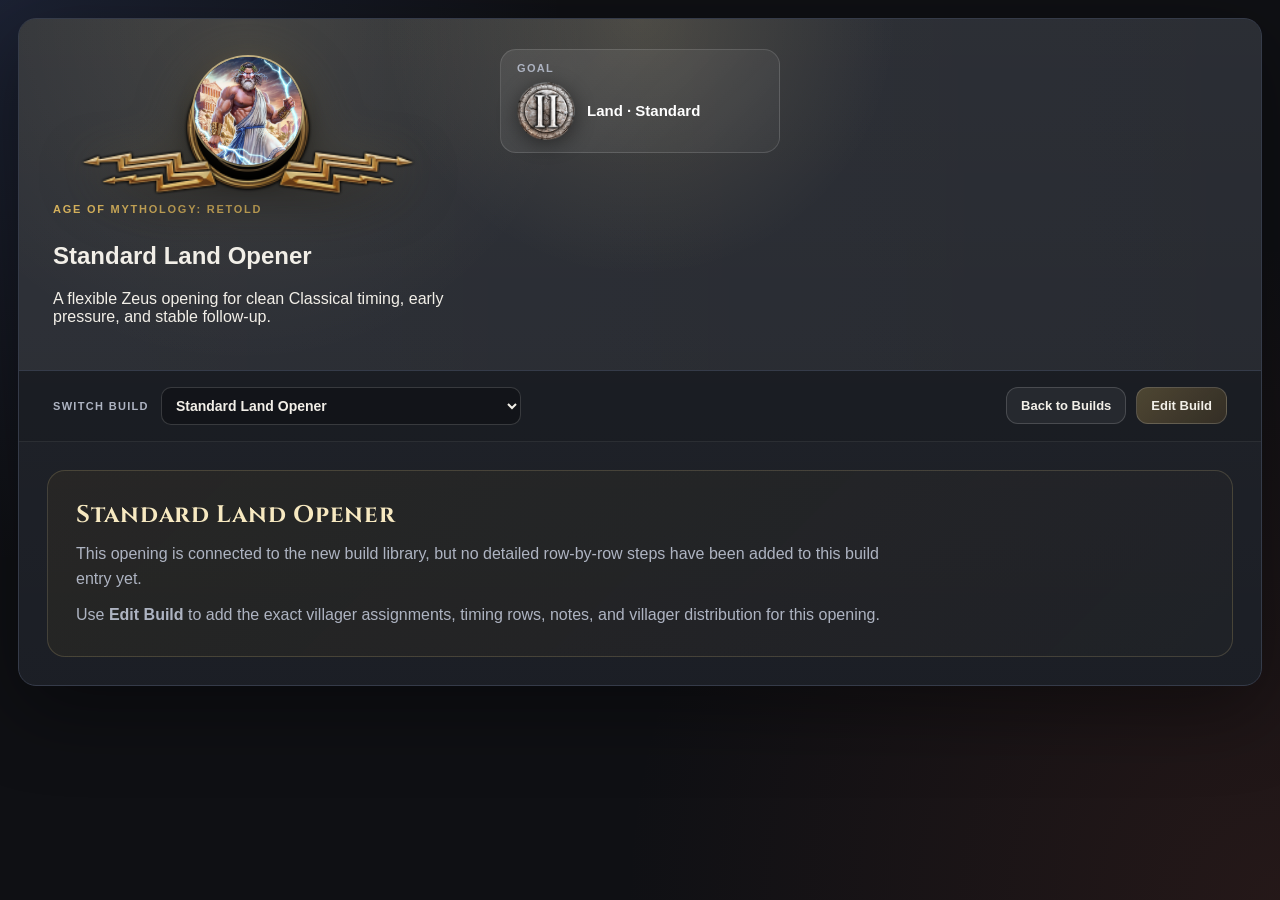
<file: build_orders/index.html>
<!DOCTYPE html>
<html lang="en">
<head>
  <meta charset="UTF-8" />
  <meta name="viewport" content="width=device-width, initial-scale=1.0" />

  <title>AoM Build Order</title>

  <link rel="preconnect" href="https://fonts.googleapis.com">
  <link rel="preconnect" href="https://fonts.gstatic.com" crossorigin>
  <link href="https://fonts.googleapis.com/css2?family=Cinzel:wght@600;700;800&display=swap" rel="stylesheet">

  <link rel="stylesheet" href="styles.css" />
</head>

<body>
  <main class="page">
    <section class="build-card">

      <header class="build-header">
        <div class="build-header-main">
          <div class="detail-god-crest" aria-hidden="true">
            <div id="detailGodRing" class="detail-god-ring"></div>
            <img id="buildPortrait" class="detail-god-icon" src="" alt="">
          </div>

          <div class="title-block">
            <div class="kicker">Age of Mythology: Retold</div>
            <h1 id="buildTitle">Build Order</h1>
            <p id="buildSubtitle">Loading build order...</p>
          </div>
        </div>

        <div class="goal-card">
          <span id="goalLabel">Goal</span>
          <div>
            <img id="goalIcon" src="../assets/images/score_age_2.png" alt="Goal icon">
            <strong id="goalText">Build Order</strong>
          </div>
        </div>
      </header>

      <section class="build-toolbar">
        <div class="build-picker-wrap">
          <label for="buildPickerSelect">Switch Build</label>
          <select id="buildPickerSelect" class="build-picker">
            <option value="">Loading...</option>
          </select>
        </div>

        <div class="toolbar-actions">
          <a id="backToBuildsLink" class="small-button secondary" href="../index.html">
            Back to Builds
          </a>

          <a id="editBuildLink" class="small-button" href="editor.html">
            Edit Build
          </a>
        </div>
      </section>

      <section id="buildOrderTable" class="build-order-table">
        Loading...
      </section>

    </section>
  </main>

  <script src="../data.js"></script>
  <script src="script.js"></script>
</body>
</html>
</file>
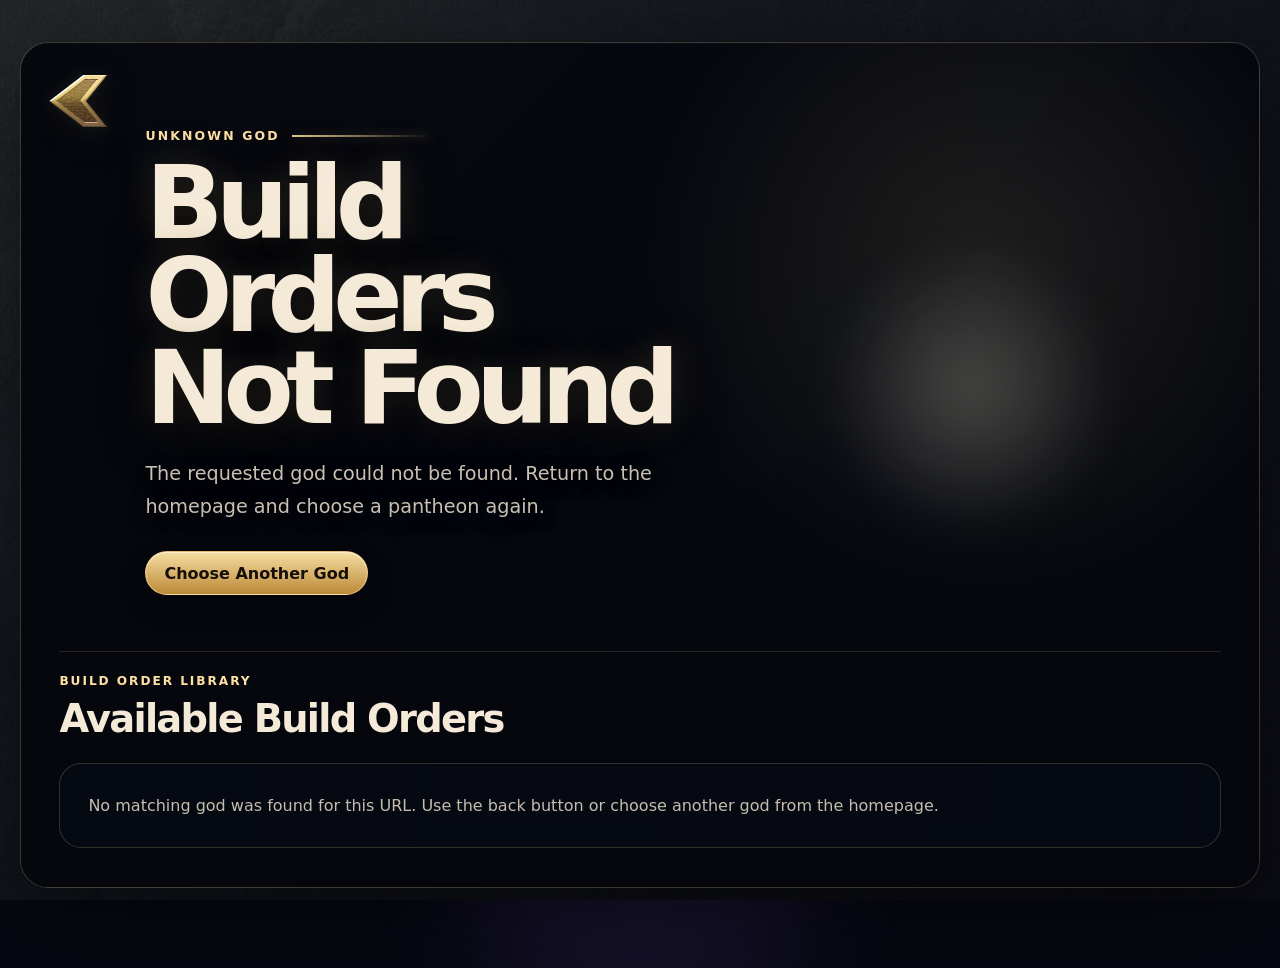
<file: builds.html>
<!DOCTYPE html>
<html lang="en">
<head>
  <meta charset="UTF-8" />
  <meta name="viewport" content="width=device-width, initial-scale=1.0" />

  <title>AoM Build Orders</title>

  <link rel="stylesheet" href="styles.css" />
  <link rel="stylesheet" href="builds.css" />
</head>
<body>
  <div class="page-shell build-page-shell">
    <div class="background-overlay"></div>
    <div class="background-orb orb-one"></div>
    <div class="background-orb orb-two"></div>
    <div class="background-orb orb-three"></div>

    <main>
      <section id="buildPage" class="build-page">
        <a id="backToPantheonLink" class="build-back-button" href="index.html" aria-label="Back to Pantheon Selection"></a>

        <div class="build-hero">
          <div class="build-hero-content">
            <div id="pantheonLabel" class="build-eyebrow">Pantheon</div>

            <h1 id="godName">Major God</h1>

            <p id="godSummary">
              Select a major god from the homepage to view build orders.
            </p>

            <section id="godDetailsPanel" class="god-details-panel hidden" aria-label="Major god details"></section>

            <div class="build-hero-actions">
              <a id="chooseAnotherGodLink" class="primary-link-button" href="index.html">Choose Another God</a>
            </div>
          </div>

          <div class="build-hero-art-wrap">
            <div id="godHeroArt" class="build-hero-art"></div>
          </div>
        </div>

        <div class="build-section-title">
          <div>
            <div class="selected-label">Build Order Library</div>
            <h2 id="buildSectionHeading">Available Build Orders</h2>
          </div>
        </div>

        <div id="buildGrid" class="build-grid"></div>
      </section>
    </main>
  </div>

  <script src="data.js"></script>
  <script src="builds.js"></script>
</body>
</html>
</file>
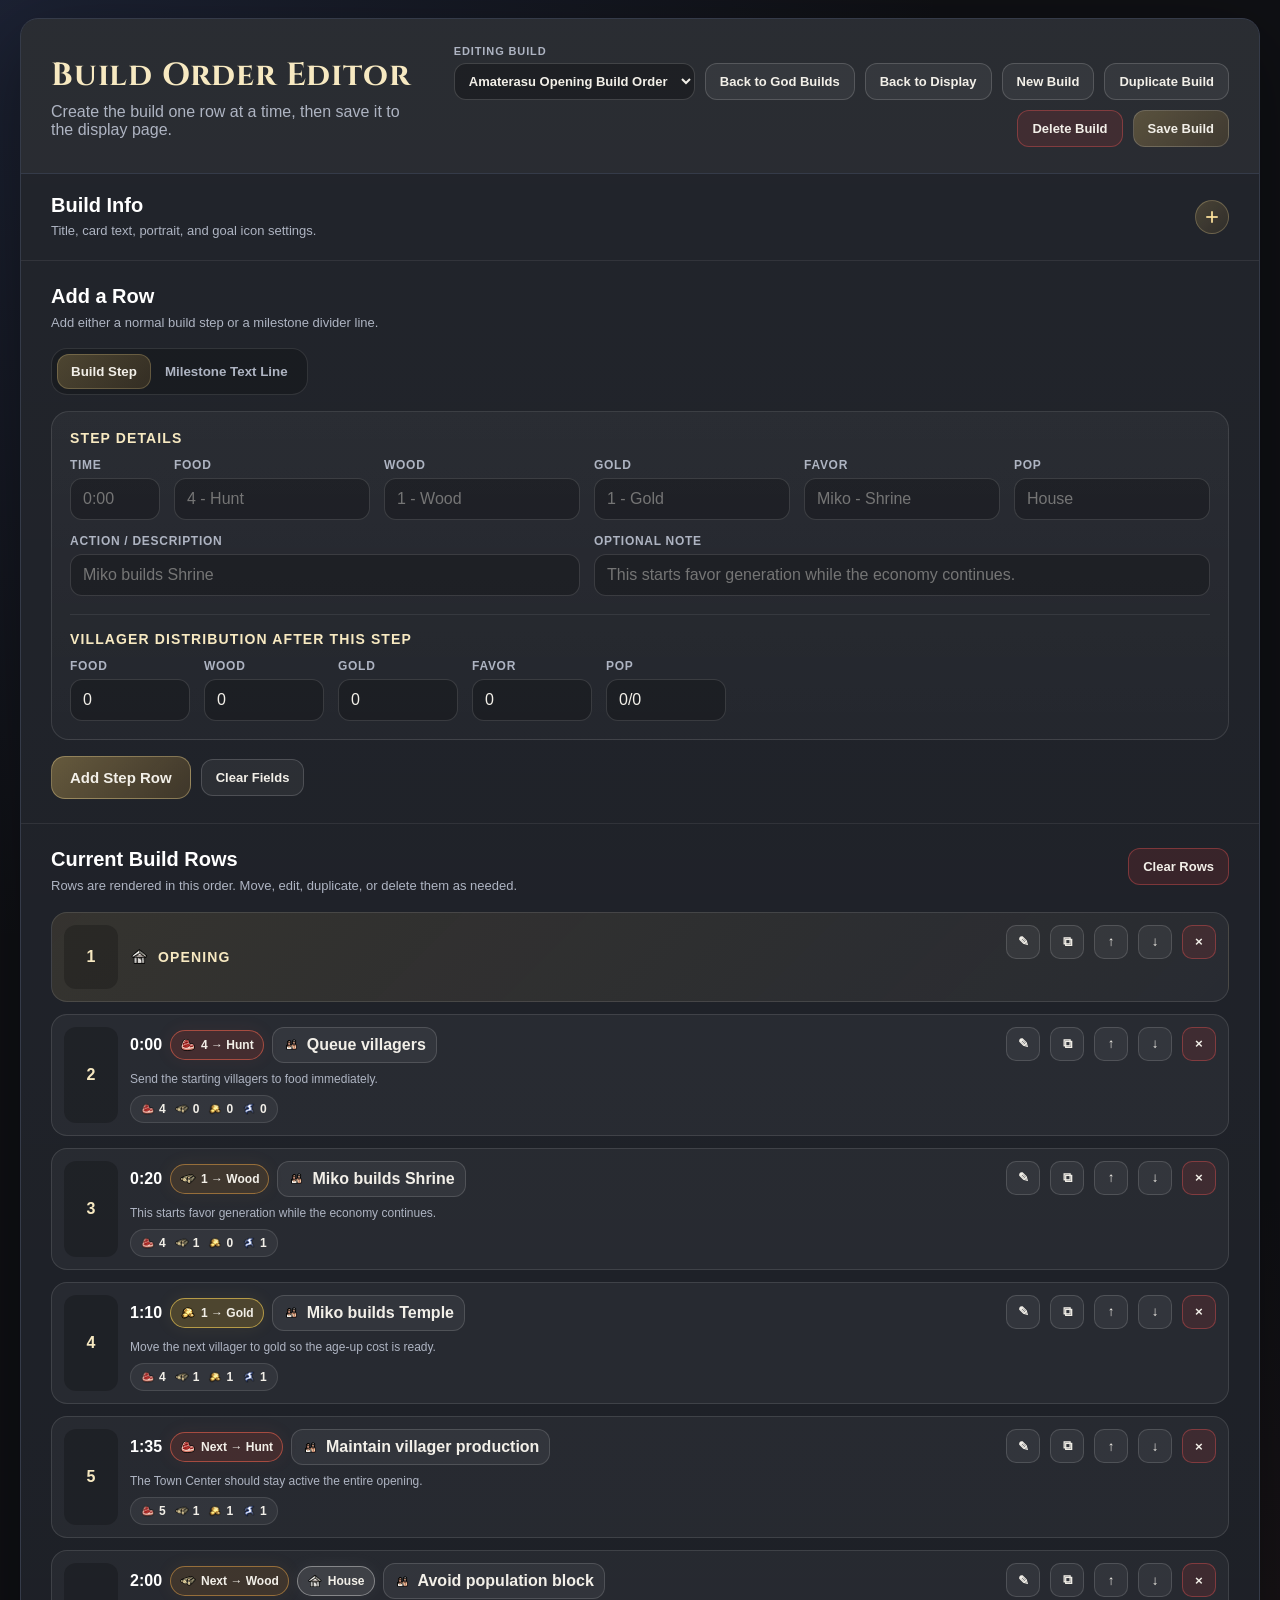
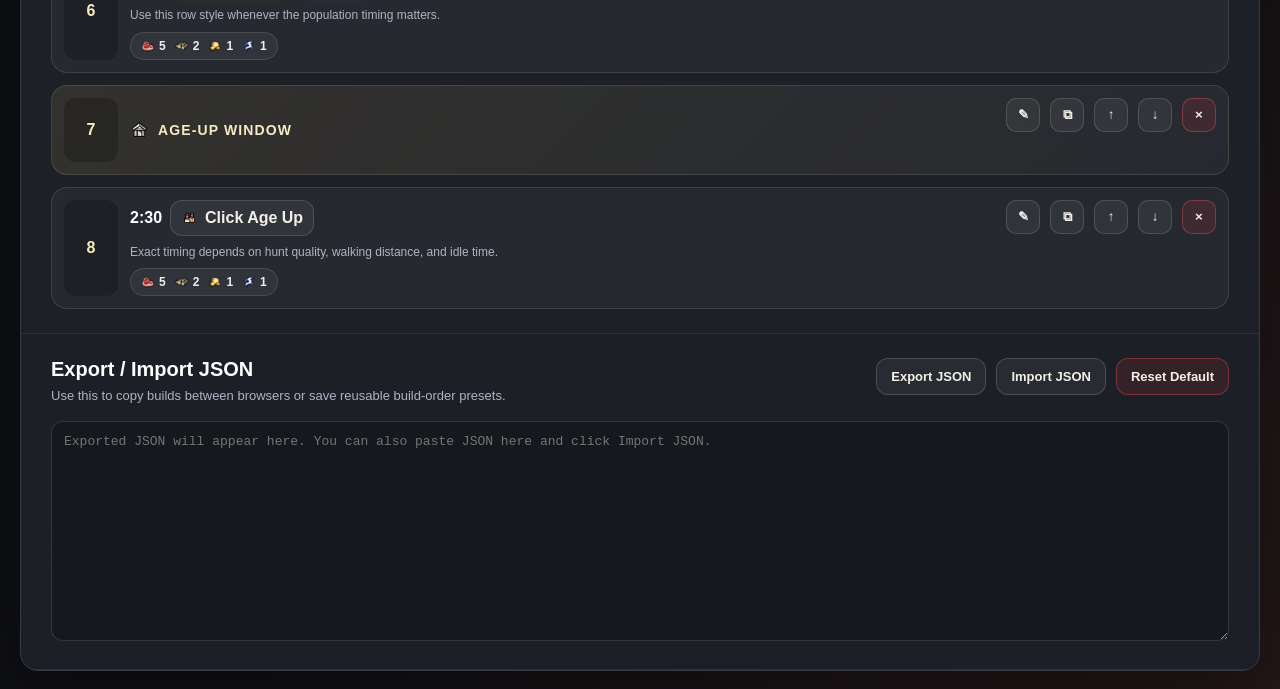
<file: build_orders/editor.html>
<!DOCTYPE html>
<html lang="en">
<head>
  <meta charset="UTF-8" />
  <meta name="viewport" content="width=device-width, initial-scale=1.0" />

  <title>Create / Edit AoM Build Order</title>

  <link rel="preconnect" href="https://fonts.googleapis.com">
  <link rel="preconnect" href="https://fonts.gstatic.com" crossorigin>
  <link href="https://fonts.googleapis.com/css2?family=Cinzel:wght@600;700;800&display=swap" rel="stylesheet">

  <link rel="stylesheet" href="styles.css" />
  <link rel="stylesheet" href="editor.css" />
</head>

<body>
  <main class="page">
    <section class="build-card editor-shell">

      <header class="editor-topbar">
        <div>
          <h1>Build Order Editor</h1>
          <p>Create the build one row at a time, then save it to the display page.</p>
        </div>

        <div class="editor-topbar-actions">
          <label class="editor-picker-label">
            <span>Editing Build</span>
            <select id="editorBuildPickerSelect" class="editor-build-picker">
              <option value="">Loading...</option>
            </select>
          </label>

          <a id="backToGodBuildsLink" class="small-button secondary" href="../index.html">Back to God Builds</a>
          <a id="backToDisplayLink" class="small-button secondary" href="index.html">Back to Display</a>

          <button id="newBuildButton" class="small-button secondary" type="button">New Build</button>
          <button id="duplicateBuildButton" class="small-button secondary" type="button">Duplicate Build</button>
          <button id="deleteBuildButton" class="small-button danger" type="button">Delete Build</button>
          <button id="saveBuildButton" class="small-button" type="button">Save Build</button>
        </div>
      </header>

      <section class="editor-panel build-info-panel collapsed-info-panel">
        <details class="collapsible-editor-panel">
          <summary class="collapsible-summary">
            <div>
              <h2>Build Info</h2>
              <p>Title, card text, portrait, and goal icon settings.</p>
            </div>

            <span class="collapse-indicator" aria-hidden="true"></span>
          </summary>

          <div class="collapsible-content">
            <div class="build-info-grid">
              <label class="field">
                <span>Title</span>
                <input id="titleInput" type="text" placeholder="3 Miko Boom">
              </label>

              <label class="field">
                <span>Subtitle</span>
                <input id="subtitleInput" type="text" placeholder="Detailed build page subtitle.">
              </label>

              <label class="field">
                <span>Card Meta</span>
                <input id="metaInput" type="text" placeholder="Land · Economy">
              </label>

              <label class="field">
                <span>Card Summary</span>
                <input id="summaryInput" type="text" placeholder="Short description shown on the major god page.">
              </label>

              <label class="field">
                <span>Goal Label</span>
                <input id="goalLabelInput" type="text" placeholder="Goal">
              </label>

              <label class="field">
                <span>Goal Text</span>
                <input id="goalTextInput" type="text" placeholder="Click Age Up">
              </label>

              <label class="field">
                <span>Portrait Image Path</span>
                <input id="portraitInput" type="text" placeholder="../assets/images/gods/amaterasu_portrait.png">
              </label>

              <label class="field">
                <span>Goal Icon Path</span>
                <input id="goalIconInput" type="text" placeholder="../assets/images/score_age_2.png">
              </label>
            </div>
          </div>
        </details>
      </section>

      <section class="editor-panel composer-panel">
        <div class="panel-heading">
          <h2>Add a Row</h2>
          <p>Add either a normal build step or a milestone divider line.</p>
        </div>

        <div class="row-type-toggle">
          <button id="stepModeButton" class="toggle-button active" type="button">Build Step</button>
          <button id="milestoneModeButton" class="toggle-button" type="button">Milestone Text Line</button>
        </div>

        <div id="stepComposer" class="composer-card">
          <div class="composer-section-title">Step Details</div>

          <div class="composer-grid">
            <label class="field tiny">
              <span>Time</span>
              <input id="rowTimeInput" type="text" placeholder="0:00">
            </label>

            <label class="field">
              <span>Food</span>
              <input id="rowFoodInput" type="text" placeholder="4 - Hunt">
            </label>

            <label class="field">
              <span>Wood</span>
              <input id="rowWoodInput" type="text" placeholder="1 - Wood">
            </label>

            <label class="field">
              <span>Gold</span>
              <input id="rowGoldInput" type="text" placeholder="1 - Gold">
            </label>

            <label class="field">
              <span>Favor</span>
              <input id="rowFavorInput" type="text" placeholder="Miko - Shrine">
            </label>

            <label class="field">
              <span>Pop</span>
              <input id="rowPopInput" type="text" placeholder="House">
            </label>

            <label class="field wide">
              <span>Action / Description</span>
              <input id="rowActionInput" type="text" placeholder="Miko builds Shrine">
            </label>

            <label class="field wide">
              <span>Optional Note</span>
              <input id="rowNoteInput" type="text" placeholder="This starts favor generation while the economy continues.">
            </label>
          </div>

          <div class="composer-section-title split-title">Villager Distribution After This Step</div>

          <div class="split-input-grid">
            <label class="field compact">
              <span>Food</span>
              <input id="splitFoodInput" type="number" min="0" step="1" value="0">
            </label>

            <label class="field compact">
              <span>Wood</span>
              <input id="splitWoodInput" type="number" min="0" step="1" value="0">
            </label>

            <label class="field compact">
              <span>Gold</span>
              <input id="splitGoldInput" type="number" min="0" step="1" value="0">
            </label>

            <label class="field compact">
              <span>Favor</span>
              <input id="splitFavorInput" type="number" min="0" step="1" value="0">
            </label>

            <label class="field compact">
              <span>Pop</span>
              <input id="splitPopInput" type="text" value="0/0" placeholder="4/15">
            </label>
          </div>
        </div>

        <div id="milestoneComposer" class="composer-card hidden">
          <div class="composer-section-title">Milestone Line</div>

          <label class="field milestone-field">
            <span>Milestone Text</span>
            <input id="milestoneTextInput" type="text" placeholder="Age-Up Window">
          </label>
        </div>

        <div class="composer-actions">
          <button id="addRowButton" class="large-add-button" type="button">Add Row</button>
          <button id="clearComposerButton" class="small-button secondary" type="button">Clear Fields</button>
        </div>
      </section>

      <section class="editor-panel rows-panel">
        <div class="panel-heading row-list-heading">
          <div>
            <h2>Current Build Rows</h2>
            <p>Rows are rendered in this order. Move, edit, duplicate, or delete them as needed.</p>
          </div>

          <div class="section-actions">
            <button id="clearRowsButton" class="small-button danger" type="button">Clear Rows</button>
          </div>
        </div>

        <div id="rowsList" class="rows-list"></div>
      </section>

      <section class="editor-panel json-panel">
        <div class="panel-heading row-list-heading">
          <div>
            <h2>Export / Import JSON</h2>
            <p>Use this to copy builds between browsers or save reusable build-order presets.</p>
          </div>

          <div class="section-actions">
            <button id="exportJsonButton" class="small-button secondary" type="button">Export JSON</button>
            <button id="importJsonButton" class="small-button secondary" type="button">Import JSON</button>
            <button id="resetButton" class="small-button danger" type="button">Reset Default</button>
          </div>
        </div>

        <textarea id="jsonBox" class="json-box" placeholder="Exported JSON will appear here. You can also paste JSON here and click Import JSON."></textarea>
      </section>

    </section>
  </main>

  <script src="../data.js"></script>
  <script src="editor.js"></script>
</body>
</html>
</file>
<file: build_orders/styles.css>
:root {
  --bg: #0f1014;
  --panel: #181b22;
  --panel-soft: #20242d;
  --panel-dark: #11141a;
  --border: #353b49;
  --border-soft: rgba(255, 255, 255, 0.085);
  --text: #f2efe8;
  --muted: #aeb4c2;

  --food-bg: rgba(150, 54, 45, 0.26);
  --food-border: rgba(218, 93, 74, 0.65);
  --food-glow: rgba(218, 93, 74, 0.08);

  --wood-bg: rgba(126, 87, 41, 0.28);
  --wood-border: rgba(199, 142, 65, 0.65);
  --wood-glow: rgba(199, 142, 65, 0.08);

  --gold-bg: rgba(190, 150, 44, 0.25);
  --gold-border: rgba(239, 201, 83, 0.65);
  --gold-glow: rgba(239, 201, 83, 0.08);

  --favor-bg: rgba(68, 102, 186, 0.25);
  --favor-border: rgba(112, 153, 247, 0.65);
  --favor-glow: rgba(112, 153, 247, 0.08);

  --pop-bg: rgba(170, 170, 170, 0.18);
  --pop-border: rgba(220, 220, 220, 0.45);
  --pop-glow: rgba(220, 220, 220, 0.06);

  --action-bg: rgba(255, 255, 255, 0.055);
  --action-border: rgba(255, 255, 255, 0.14);

  --portrait-ring-1: #d4b36a;
  --portrait-ring-2: #8f6b2e;
  --portrait-shadow: rgba(0, 0, 0, 0.45);
}

* {
  box-sizing: border-box;
}

body {
  margin: 0;
  min-height: 100vh;
  background:
    radial-gradient(circle at top left, rgba(85, 113, 191, 0.18), transparent 36%),
    radial-gradient(circle at bottom right, rgba(150, 66, 47, 0.16), transparent 42%),
    var(--bg);
  color: var(--text);
  font-family: Arial, Helvetica, sans-serif;
  overflow-x: hidden;
}

.page {
  width: 100%;
  min-height: 100vh;
  padding: 18px;
  display: flex;
  justify-content: center;
  align-items: flex-start;
}

.build-card {
  width: min(1480px, 100%);
  background:
    linear-gradient(180deg, rgba(255, 255, 255, 0.045), rgba(255, 255, 255, 0.015)),
    var(--panel);
  border: 1px solid var(--border);
  border-radius: 18px;
  box-shadow: 0 24px 80px rgba(0, 0, 0, 0.4);
  overflow: hidden;
}

/* Header */

.build-header {
  position: relative;
  min-height: 190px;
  padding: 30px 34px 28px;
  display: grid;
  grid-template-columns: minmax(0, 1fr) auto minmax(0, 1fr);
  align-items: start;
  gap: 30px;
  background:
    radial-gradient(circle at 50% 0%, rgba(255, 228, 157, 0.15), transparent 36%),
    radial-gradient(circle at 18% 0%, rgba(255, 228, 157, 0.1), transparent 32%),
    linear-gradient(90deg, rgba(255, 255, 255, 0.045), rgba(255, 255, 255, 0.018)),
    rgba(255, 255, 255, 0.025);
  border-bottom: 1px solid var(--border);
}

.build-title-side {
  min-width: 0;
  max-width: 520px;
  justify-self: start;
  align-self: start;
  text-align: left;
  z-index: 2;
}

.build-portrait-side {
  position: absolute;
  left: 50%;
  top: 18px;
  z-index: 1;
  transform: translateX(-50%);
  display: flex;
  align-items: flex-start;
  justify-content: center;
  pointer-events: none;
}

.build-goal-side {
  grid-column: 3;
  justify-self: end;
  align-self: start;
  z-index: 2;
  min-width: 0;
}

.detail-god-crest {
  position: relative;
  width: 390px;
  height: 150px;
  flex: 0 0 auto;
  filter:
    drop-shadow(0 12px 24px rgba(0, 0, 0, 0.52))
    drop-shadow(0 0 20px rgba(255, 228, 157, 0.14));
}

.detail-god-ring {
  position: absolute;
  inset: 0;
  background-position: center bottom;
  background-size: contain;
  background-repeat: no-repeat;
  pointer-events: none;
}

.detail-god-icon {
  position: absolute;
  left: 50%;
  top: 8px;
  width: 108px;
  height: 108px;
  transform: translateX(-50%);
  border-radius: 999px;
  object-fit: cover;
  object-position: center 28%;
  background: #111;
  box-shadow:
    0 12px 24px rgba(0, 0, 0, 0.55),
    0 0 0 2px rgba(255, 229, 166, 0.72),
    0 0 18px rgba(255, 225, 160, 0.14);
}

.kicker {
  display: inline-flex;
  align-items: center;
  width: fit-content;
  margin-bottom: 7px;
  color: #d6b25d;
  font-size: 11px;
  font-weight: 900;
  letter-spacing: 0.16em;
  text-transform: uppercase;
}

.kicker-link {
  text-decoration: none;
  transition:
    color 160ms ease,
    text-shadow 160ms ease;
}

.kicker-link:hover {
  color: #f7e9c1;
  text-shadow: 0 0 14px rgba(214, 178, 93, 0.34);
}

.build-title-side h1 {
  margin: 0 0 8px;
  font-family: "Cinzel", Georgia, serif;
  font-size: 34px;
  font-weight: 800;
  line-height: 1.12;
  letter-spacing: 0.035em;
  color: #f7e9c1;
  text-shadow:
    0 2px 0 rgba(0, 0, 0, 0.4),
    0 0 18px rgba(214, 178, 93, 0.12);
}

.build-title-side p {
  margin: 0;
  color: var(--muted);
  font-size: 16px;
  line-height: 1.45;
}

.goal-card {
  width: 280px;
  min-width: 230px;
  padding: 12px 16px;
  border-radius: 16px;
  background:
    linear-gradient(135deg, rgba(255, 255, 255, 0.085), rgba(255, 255, 255, 0.035));
  border: 1px solid rgba(255, 255, 255, 0.13);
  display: grid;
  gap: 8px;
}

.goal-card > span {
  display: block;
  color: var(--muted);
  font-size: 11px;
  font-weight: 900;
  letter-spacing: 0.12em;
  text-transform: uppercase;
}

.goal-card > div {
  display: flex;
  align-items: center;
  gap: 12px;
}

.goal-card img,
.goal-age-icon {
  width: 58px;
  height: 58px;
  object-fit: contain;
  flex: 0 0 auto;
  filter: drop-shadow(0 4px 10px rgba(0, 0, 0, 0.45));
}

.goal-card strong {
  color: #ffffff;
  font-size: 15px;
  line-height: 1.25;
}

/* Shortcode icons */

.shortcode-icon {
  width: 1.15em;
  height: 1.15em;
  object-fit: contain;
  display: inline-block;
  vertical-align: -0.19em;
  margin: 0 0.16em;
  filter: drop-shadow(0 2px 4px rgba(0, 0, 0, 0.45));
}

.resource-pill .shortcode-icon,
.action-box .shortcode-icon,
.note .shortcode-icon,
.phase-label .shortcode-icon,
.goal-card .shortcode-icon,
.title-block .shortcode-icon,
.build-title-side .shortcode-icon {
  width: 18px;
  height: 18px;
  vertical-align: -4px;
}

/* Toolbar */

.build-toolbar {
  padding: 16px 34px;
  display: flex;
  align-items: center;
  justify-content: space-between;
  gap: 18px;
  border-bottom: 1px solid rgba(255, 255, 255, 0.075);
  background: rgba(0, 0, 0, 0.13);
}

.build-picker-wrap {
  display: flex;
  align-items: center;
  gap: 12px;
  min-width: 0;
}

.build-picker-wrap label {
  color: var(--muted);
  font-size: 11px;
  font-weight: 900;
  letter-spacing: 0.12em;
  text-transform: uppercase;
  white-space: nowrap;
}

.build-picker {
  width: min(360px, 48vw);
  border: 1px solid rgba(255, 255, 255, 0.16);
  background: rgba(0, 0, 0, 0.28);
  color: var(--text);
  border-radius: 10px;
  padding: 9px 10px;
  font-size: 14px;
  font-weight: 800;
  outline: none;
  cursor: pointer;
}

.build-picker:focus {
  border-color: rgba(214, 178, 93, 0.7);
  box-shadow: 0 0 0 3px rgba(214, 178, 93, 0.12);
}

.build-picker option {
  background: #181b22;
  color: #f2efe8;
}

.toolbar-actions {
  display: flex;
  align-items: center;
  justify-content: flex-end;
  gap: 10px;
  flex-wrap: wrap;
}

/* Buttons */

.small-button {
  appearance: none;
  border: 1px solid rgba(255, 255, 255, 0.16);
  background: linear-gradient(135deg, rgba(214, 178, 93, 0.28), rgba(143, 107, 46, 0.22));
  color: var(--text);
  border-radius: 12px;
  padding: 10px 14px;
  font-size: 13px;
  font-weight: 900;
  text-decoration: none;
  cursor: pointer;
  white-space: nowrap;
  text-align: center;
}

.small-button:hover {
  border-color: rgba(255, 228, 157, 0.45);
  background: linear-gradient(135deg, rgba(214, 178, 93, 0.36), rgba(143, 107, 46, 0.28));
}

.small-button.secondary {
  background: rgba(255, 255, 255, 0.055);
}

.small-button.danger {
  background: rgba(170, 50, 50, 0.18);
  border-color: rgba(255, 90, 90, 0.35);
}

.small-button:disabled {
  opacity: 0.55;
  cursor: not-allowed;
}

/* Table */

.build-order-table {
  width: 100%;
}

.table-wrap {
  width: 100%;
  overflow-x: hidden;
}

table {
  width: 100%;
  table-layout: fixed;
  border-collapse: collapse;
  font-size: 15px;
}

col.time-col {
  width: 6%;
}

col.resource-col {
  width: 12%;
}

col.pop-col {
  width: 8%;
}

col.action-col {
  width: 24%;
}

col.distribution-col {
  width: 14%;
}

thead th {
  padding: 15px 12px;
  background: #11141a;
  border-bottom: 1px solid var(--border);
  color: var(--text);
  text-align: left;
  font-size: 14px;
  white-space: nowrap;
  overflow: visible;
}

thead th:not(:first-child):not(:nth-child(7)):not(:last-child) {
  text-align: center;
}

tbody td {
  height: 62px;
  padding: 11px 12px;
  border-bottom: 1px solid rgba(255, 255, 255, 0.075);
  vertical-align: middle;
  overflow: visible;
}

tbody tr {
  background: rgba(255, 255, 255, 0.012);
}

tbody tr:nth-child(even) {
  background: rgba(255, 255, 255, 0.022);
}

tbody tr:hover {
  background: rgba(255, 255, 255, 0.048);
}

tbody td:empty {
  background:
    linear-gradient(90deg, transparent, rgba(255, 255, 255, 0.012), transparent);
}

tbody td:not(:first-child):not(:nth-child(7)):not(:last-child) {
  text-align: center;
}

.time-cell {
  font-weight: 900;
  color: #ffffff;
  font-variant-numeric: tabular-nums;
  white-space: nowrap;
}

.header-label {
  display: inline-flex;
  align-items: center;
  gap: 7px;
  min-width: 0;
  white-space: nowrap;
}

/* Resource / Action Cells */

.resource-pill {
  display: inline-flex;
  align-items: center;
  gap: 7px;
  min-height: 35px;
  max-width: 100%;
  padding: 7px 12px;
  border-radius: 999px;
  font-size: 15px;
  font-weight: 900;
  line-height: 1;
  white-space: nowrap;
}

.resource-pill span {
  min-width: 0;
  overflow: visible;
  text-overflow: clip;
}

.food {
  background: var(--food-bg);
  border: 1px solid var(--food-border);
  box-shadow: 0 0 18px var(--food-glow);
}

.wood {
  background: var(--wood-bg);
  border: 1px solid var(--wood-border);
  box-shadow: 0 0 18px var(--wood-glow);
}

.gold {
  background: var(--gold-bg);
  border: 1px solid var(--gold-border);
  box-shadow: 0 0 18px var(--gold-glow);
}

.favor {
  background: var(--favor-bg);
  border: 1px solid var(--favor-border);
  box-shadow: 0 0 18px var(--favor-glow);
}

.pop {
  background: var(--pop-bg);
  border: 1px solid var(--pop-border);
  box-shadow: 0 0 18px var(--pop-glow);
}

.action-cell {
  min-width: 0;
  white-space: normal;
}

.action-box {
  display: flex;
  align-items: flex-start;
  gap: 8px;
  width: fit-content;
  max-width: 100%;
  padding: 9px 11px;
  border-radius: 12px;
  background: var(--action-bg);
  border: 1px solid var(--action-border);
  font-size: 15px;
  font-weight: 900;
  line-height: 1.25;
  white-space: normal;
}

.action-box span {
  white-space: normal;
  overflow-wrap: anywhere;
}

.note {
  display: block;
  margin-top: 6px;
  color: var(--muted);
  font-size: 12px;
  line-height: 1.3;
}

/* Distribution */

.distribution-cell {
  min-width: 0;
  white-space: nowrap;
}

.villager-distribution {
  display: inline-flex;
  align-items: center;
  justify-content: flex-start;
  gap: 5px;
  white-space: nowrap;
  font-size: 15px;
  font-weight: 900;
  font-variant-numeric: tabular-nums;
}

.distribution-part {
  display: inline-flex;
  align-items: center;
  gap: 4px;
  white-space: nowrap;
  flex: 0 0 auto;
}

.mini-icon {
  width: 18px;
  height: 18px;
  object-fit: contain;
  vertical-align: middle;
  flex: 0 0 auto;
}

.distribution-icon {
  width: 16px;
  height: 16px;
}

.distribution-separator {
  color: rgba(245, 234, 215, 0.52);
  font-weight: 900;
  margin: 0 1px;
}

/* Phase Rows / Empty State */

.phase-row td {
  height: auto;
  padding: 12px 20px;
  background:
    linear-gradient(90deg, rgba(214, 178, 93, 0.105), rgba(255, 255, 255, 0.045), rgba(255, 255, 255, 0.02));
  border-top: 1px solid rgba(255, 228, 157, 0.16);
  border-bottom: 1px solid rgba(255, 255, 255, 0.13);
  text-align: left !important;
}

.phase-label {
  display: inline-flex;
  align-items: center;
  gap: 8px;
  color: #f7e9c1;
  font-size: 13px;
  font-weight: 900;
  letter-spacing: 0.08em;
  text-transform: uppercase;
}

.empty-detail-state {
  margin: 28px;
  padding: 28px;
  border-radius: 18px;
  border: 1px solid rgba(255, 228, 157, 0.16);
  background:
    linear-gradient(135deg, rgba(214, 178, 93, 0.08), rgba(255, 255, 255, 0.035)),
    rgba(0, 0, 0, 0.16);
}

.empty-detail-state h2 {
  margin: 0 0 10px;
  color: #f7e9c1;
  font-family: "Cinzel", Georgia, serif;
  font-size: 24px;
  letter-spacing: 0.03em;
}

.empty-detail-state p {
  max-width: 820px;
  margin: 10px 0 0;
  color: var(--muted);
  line-height: 1.6;
}

/* Responsive */

@media (max-width: 1180px) {
  .build-header {
    min-height: 178px;
  }

  .detail-god-crest {
    width: 330px;
    height: 128px;
  }

  .detail-god-icon {
    top: 8px;
    width: 92px;
    height: 92px;
  }

  .goal-card {
    width: 250px;
  }
}

@media (max-width: 1100px) {
  .build-header {
    gap: 22px;
  }

  table {
    font-size: 13px;
  }

  thead th {
    font-size: 12px;
    padding: 11px 5px;
  }

  tbody td {
    padding: 10px 5px;
  }

  .resource-pill {
    padding: 5px 7px;
    font-size: 12px;
  }

  .action-box {
    padding: 7px 8px;
    font-size: 12px;
  }

  .villager-distribution {
    gap: 4px;
    font-size: 12px;
  }

  .distribution-icon {
    width: 13px;
    height: 13px;
  }
}

@media (max-width: 900px) {
  .build-header {
    grid-template-columns: 1fr;
    min-height: auto;
    justify-items: center;
    text-align: center;
  }

  .build-title-side {
    justify-self: center;
    text-align: center;
  }

  .build-portrait-side {
    position: static;
    transform: none;
    pointer-events: auto;
    order: 2;
  }

  .build-goal-side {
    grid-column: auto;
    justify-self: center;
    width: 100%;
  }

  .goal-card {
    width: 100%;
    max-width: 100%;
  }

  .build-toolbar {
    flex-direction: column;
    align-items: stretch;
  }

  .build-picker-wrap {
    width: 100%;
    align-items: flex-start;
    flex-direction: column;
  }

  .build-picker {
    width: 100%;
  }

  .toolbar-actions {
    justify-content: flex-start;
  }
}

@media (max-width: 820px) {
  .page {
    padding: 8px;
  }

  .build-header {
    padding: 20px;
  }

  .detail-god-crest {
    width: 260px;
    height: 100px;
  }

  .detail-god-icon {
    top: 7px;
    width: 72px;
    height: 72px;
  }

  .build-title-side h1 {
    font-size: 24px;
  }

  .build-title-side p {
    font-size: 13px;
  }

  .build-toolbar {
    padding: 14px 20px;
  }

  .toolbar-actions {
    width: 100%;
  }

  .toolbar-actions .small-button {
    flex: 1;
  }

  table {
    font-size: 12px;
  }

  .mini-icon {
    width: 15px;
    height: 15px;
  }

  .resource-pill {
    gap: 4px;
    padding: 5px 6px;
  }

  .action-box {
    gap: 4px;
  }

  .villager-distribution {
    gap: 3px;
    font-size: 11px;
  }
}
</file>
<file: styles.css>
:root {
  --bg: #070912;
  --panel: rgba(10, 14, 26, 0.72);
  --panel-strong: rgba(12, 17, 30, 0.84);
  --text: #f5ead7;
  --muted: #c8baa0;
  --gold: #d7b268;
  --gold-bright: #ffe0a3;
  --blue: #78a9ff;
  --shadow: rgba(0, 0, 0, 0.45);
  --border: rgba(255, 225, 160, 0.2);
  --border-strong: rgba(255, 225, 160, 0.55);

  --radius-lg: 28px;
  --radius-md: 20px;
  --radius-sm: 14px;

  --transition-fast: 180ms ease;
  --transition-med: 280ms ease;
  --transition-slow: 520ms cubic-bezier(0.2, 0.75, 0.2, 1);
}

* {
  box-sizing: border-box;
}

html {
  min-height: 100%;
  background: var(--bg);
}

body {
  min-height: 100vh;
  margin: 0;
  color: var(--text);
  font-family:
    Inter,
    ui-sans-serif,
    system-ui,
    -apple-system,
    BlinkMacSystemFont,
    "Segoe UI",
    sans-serif;
  background:
    linear-gradient(135deg, rgba(5, 6, 13, 0.18), rgba(8, 12, 23, 0.42)),
    url("assets/images/Background.png");
  background-size: cover;
  background-position: center top;
  background-repeat: no-repeat;
  background-attachment: fixed;
  overflow-x: hidden;
}

body::before {
  content: "";
  position: fixed;
  inset: 0;
  z-index: -3;
  pointer-events: none;
  background:
    radial-gradient(circle at 15% 8%, rgba(94, 139, 255, 0.18), transparent 30%),
    radial-gradient(circle at 84% 16%, rgba(220, 172, 83, 0.14), transparent 32%),
    radial-gradient(circle at 50% 90%, rgba(113, 68, 211, 0.12), transparent 38%),
    linear-gradient(180deg, rgba(4, 6, 12, 0.3), rgba(4, 6, 12, 0.58) 58%, rgba(4, 6, 12, 0.86));
}

body::after {
  content: "";
  position: fixed;
  inset: 0;
  z-index: -2;
  pointer-events: none;
  opacity: 0.22;
  background-image:
    linear-gradient(rgba(255, 255, 255, 0.03) 1px, transparent 1px),
    linear-gradient(90deg, rgba(255, 255, 255, 0.02) 1px, transparent 1px);
  background-size: 80px 80px;
  mask-image: radial-gradient(circle at center, black 0%, transparent 75%);
}

button {
  font: inherit;
}

.page-shell {
  position: relative;
  width: min(1480px, calc(100% - 40px));
  margin: 0 auto;
  padding: 54px 0 80px;
}

.background-overlay {
  position: fixed;
  inset: 0;
  z-index: -4;
  pointer-events: none;
  background:
    linear-gradient(180deg, rgba(3, 4, 8, 0.18) 0%, rgba(3, 4, 8, 0.46) 56%, rgba(3, 4, 8, 0.78) 100%),
    radial-gradient(circle at center, rgba(255, 226, 164, 0.05), transparent 45%);
}

.background-orb {
  position: fixed;
  z-index: -1;
  width: 360px;
  height: 360px;
  pointer-events: none;
  border-radius: 999px;
  filter: blur(56px);
  opacity: 0.2;
  animation: floatOrb 9s ease-in-out infinite alternate;
}

.orb-one {
  top: 4%;
  left: -120px;
  background: rgba(106, 150, 255, 0.7);
}

.orb-two {
  right: -150px;
  top: 18%;
  background: rgba(220, 174, 92, 0.6);
  animation-delay: -2s;
}

.orb-three {
  bottom: -120px;
  left: 36%;
  background: rgba(153, 94, 255, 0.55);
  animation-delay: -4s;
}

@keyframes floatOrb {
  from {
    transform: translate3d(0, 0, 0) scale(1);
  }

  to {
    transform: translate3d(26px, -28px, 0) scale(1.08);
  }
}

.hero-header {
  max-width: 880px;
  margin-bottom: 42px;
  animation: fadeSlideUp 620ms ease both;
}

.eyebrow {
  display: inline-flex;
  align-items: center;
  gap: 10px;
  margin-bottom: 16px;
  color: var(--gold-bright);
  font-size: 0.82rem;
  font-weight: 800;
  letter-spacing: 0.18em;
  text-transform: uppercase;
}

.eyebrow::before,
.eyebrow::after {
  content: "";
  display: block;
  width: 34px;
  height: 1px;
  background: linear-gradient(90deg, transparent, var(--gold-bright));
}

.eyebrow::after {
  background: linear-gradient(90deg, var(--gold-bright), transparent);
}

.hero-header h1 {
  margin: 0;
  font-size: clamp(3rem, 8vw, 6.6rem);
  line-height: 0.9;
  letter-spacing: -0.075em;
  text-shadow:
    0 14px 48px rgba(0, 0, 0, 0.72),
    0 0 34px rgba(255, 218, 145, 0.18);
}

.hero-header p {
  max-width: 720px;
  margin: 24px 0 0;
  color: rgba(245, 234, 215, 0.82);
  font-size: clamp(1rem, 1.8vw, 1.22rem);
  line-height: 1.7;
  text-shadow: 0 4px 18px rgba(0, 0, 0, 0.8);
}

.selection-section {
  position: relative;
  min-height: 620px;
  padding: clamp(22px, 3vw, 38px);
  overflow: hidden;
  border: 1px solid var(--border);
  border-radius: var(--radius-lg);
  background:
    linear-gradient(135deg, rgba(255, 255, 255, 0.05), transparent 34%),
    rgba(7, 10, 20, 0.62);
  box-shadow:
    0 24px 80px rgba(0, 0, 0, 0.48),
    inset 0 1px 0 rgba(255, 255, 255, 0.08);
  backdrop-filter: blur(18px);
  animation: fadeSlideUp 620ms 90ms ease both;
}

.selection-section::before {
  content: "";
  position: absolute;
  inset: 0;
  z-index: -2;
  background-image: var(--pantheon-bg);
  background-position: center;
  background-size: cover;
  opacity: 0;
  transform: scale(1.04);
  transition:
    opacity var(--transition-slow),
    transform var(--transition-slow);
}

.selection-section::after {
  content: "";
  position: absolute;
  inset: 0;
  z-index: -1;
  pointer-events: none;
  background:
    radial-gradient(circle at 50% 18%, rgba(255, 224, 163, 0.08), transparent 36%),
    linear-gradient(180deg, rgba(5, 7, 13, 0.44), rgba(5, 7, 13, 0.72) 58%, rgba(5, 7, 13, 0.86));
}

.selection-section.has-pantheon-bg::before {
  opacity: 0.72;
  transform: scale(1);
}

.section-title-row {
  position: relative;
  z-index: 2;
  display: flex;
  align-items: flex-end;
  justify-content: space-between;
  gap: 24px;
  margin-bottom: 34px;
}

.section-title-row h2 {
  margin: 0;
  font-size: clamp(1.65rem, 3vw, 2.55rem);
  letter-spacing: -0.04em;
  text-shadow: 0 5px 22px rgba(0, 0, 0, 0.72);
}

.section-title-row p {
  margin: 8px 0 0;
  color: rgba(245, 234, 215, 0.72);
}

.selected-label {
  margin-bottom: 8px;
  color: var(--gold-bright);
  font-size: 0.76rem;
  font-weight: 800;
  letter-spacing: 0.16em;
  text-transform: uppercase;
}

/* ===============================
   God Selection Header
   =============================== */

.selection-section.god-selection-active .section-title-row {
  display: flex;
  align-items: center;
  justify-content: flex-start;
  min-height: 76px;
  margin-bottom: 18px;
  padding-left: 96px;
}

.selection-section.god-selection-active .section-title-row > div {
  display: flex;
  align-items: center;
  gap: 22px;
}

.selection-section.god-selection-active .selected-label,
.selection-section.god-selection-active #selectionDescription {
  display: none;
}

.selection-section.god-selection-active .section-title-row h2 {
  display: flex;
  align-items: center;
  gap: 22px;
  margin: 0;
  color: var(--text);
  font-size: clamp(1.55rem, 2.6vw, 2.25rem);
  letter-spacing: -0.035em;
}

.selection-section.god-selection-active .section-title-row h2::before {
  content: "";
  width: 76px;
  height: 2px;
  flex: 0 0 auto;
  background: linear-gradient(
    90deg,
    transparent,
    rgba(255, 225, 160, 0.95),
    rgba(255, 225, 160, 0.4),
    transparent
  );
  box-shadow: 0 0 12px rgba(255, 225, 160, 0.32);
}

.selection-section.god-selection-active .section-title-row h2::after {
  content: "";
  width: 220px;
  height: 2px;
  flex: 0 0 auto;
  background: linear-gradient(
    90deg,
    rgba(255, 225, 160, 0.95),
    rgba(255, 225, 160, 0.32),
    transparent
  );
  box-shadow: 0 0 12px rgba(255, 225, 160, 0.28);
}

/* ===============================
   Back Icon Button
   =============================== */

.back-icon-button {
  position: absolute;
  left: 22px;
  top: 50%;
  z-index: 30;
  width: 74px;
  height: 74px;
  padding: 0;
  border: none;
  background:
    url("assets/images/ui/BackButton_Default.png") center / contain no-repeat;
  cursor: pointer;
  filter:
    drop-shadow(0 8px 16px rgba(0, 0, 0, 0.36))
    drop-shadow(0 0 10px rgba(255, 225, 160, 0.08));
  transform: translateY(-50%) scale(1);
  transition:
    transform var(--transition-fast),
    filter var(--transition-fast),
    opacity var(--transition-fast);
}

.back-icon-button:hover {
  background-image: url("assets/images/ui/BackButton_Hovered.png");
  transform: translateY(-50%) scale(1.08);
  filter:
    drop-shadow(0 10px 20px rgba(0, 0, 0, 0.44))
    drop-shadow(0 0 16px rgba(255, 225, 160, 0.18));
}

.back-icon-button:active {
  transform: translateY(-50%) scale(0.98);
}

.back-icon-button:focus-visible {
  outline: 2px solid rgba(255, 225, 160, 0.85);
  outline-offset: 4px;
  border-radius: 8px;
}

.selection-section.has-pantheon-bg .selection-stage {
  padding-left: 76px;
}

.selection-stage {
  position: relative;
  z-index: 2;
}

.pantheon-grid,
.god-grid {
  display: grid;
  transition:
    opacity var(--transition-med),
    transform var(--transition-med),
    filter var(--transition-med);
}

.pantheon-grid {
  grid-template-columns: repeat(3, minmax(240px, 1fr));
  justify-content: space-evenly;
  justify-items: center;
  align-items: start;
  row-gap: 50px;
  column-gap: 28px;
  width: 100%;
}

.god-grid {
  grid-template-columns: repeat(auto-fit, 260px);
  justify-content: center;
  justify-items: center;
  align-items: start;
  row-gap: 26px;
  column-gap: 18px;
  width: 100%;
}

.pantheon-grid.leaving,
.god-grid.leaving {
  opacity: 0;
  transform: translateY(18px) scale(0.98);
  filter: blur(4px);
}

.pantheon-grid.entering,
.god-grid.entering {
  animation: selectionEnter 520ms cubic-bezier(0.2, 0.75, 0.2, 1) both;
}

@keyframes selectionEnter {
  from {
    opacity: 0;
    transform: translateY(18px) scale(0.98);
    filter: blur(4px);
  }

  to {
    opacity: 1;
    transform: translateY(0) scale(1);
    filter: blur(0);
  }
}

/* ===============================
   Shared Medallion Label
   =============================== */

.nameplate {
  position: absolute;
  left: 50%;
  z-index: 50;
  transform: translateX(-50%);
  display: grid;
  place-items: center;
  padding: 12px 34px;
  clip-path: polygon(
    3% 16%,
    17% 29%,
    34% 38%,
    50% 42%,
    66% 38%,
    83% 29%,
    97% 16%,
    95% 86%,
    72% 94%,
    50% 97%,
    28% 94%,
    5% 86%
  );
  border: 1px solid rgba(255, 225, 160, 0.26);
  background:
    linear-gradient(180deg, rgba(13, 15, 24, 0.9), rgba(4, 6, 12, 0.98)),
    radial-gradient(circle at 50% 0%, rgba(255, 225, 160, 0.16), transparent 70%);
  box-shadow:
    0 10px 22px rgba(0, 0, 0, 0.36),
    inset 0 1px 0 rgba(255, 255, 255, 0.12);
  backdrop-filter: blur(8px);
}

.nameplate::before {
  content: "";
  position: absolute;
  left: 8%;
  right: 8%;
  top: 4px;
  z-index: 1;
  height: 2px;
  background: linear-gradient(90deg, transparent, rgba(255, 225, 160, 0.72), transparent);
  opacity: 0.85;
}

.nameplate::after {
  content: "";
  position: absolute;
  left: 14%;
  right: 14%;
  bottom: 5px;
  z-index: 1;
  height: 1px;
  background: linear-gradient(90deg, transparent, rgba(255, 225, 160, 0.42), transparent);
  opacity: 0.75;
}

.nameplate span {
  position: relative;
  z-index: 90;
  display: block;
  color: var(--text);
  font-weight: 950;
  text-transform: uppercase;
  line-height: 1;
  text-shadow:
    0 2px 8px rgba(0, 0, 0, 0.95),
    0 0 14px rgba(255, 220, 150, 0.16);
}

/* ===============================
   Pantheon Cards
   =============================== */

.pantheon-card {
  position: relative;
  width: 300px;
  height: 370px;
  padding: 0;
  overflow: visible;
  border: none;
  background: transparent;
  cursor: pointer;
  isolation: isolate;
  transform: translateY(0) scale(1);
  transition:
    transform var(--transition-med),
    filter var(--transition-med),
    opacity var(--transition-med);
}

.pantheon-card:hover {
  transform: translateY(-7px) scale(1.035);
}

.pantheon-icon-shell {
  position: absolute;
  left: 50%;
  top: 0;
  z-index: 1;
  width: 230px;
  height: 320px;
  transform: translateX(-50%);
  border-radius: 50% / 44%;
  overflow: hidden;
  filter:
    drop-shadow(0 8px 16px rgba(0, 0, 0, 0.26))
    drop-shadow(0 0 14px rgba(255, 216, 145, 0.07));
}

.pantheon-icon-shell::before {
  content: "";
  position: absolute;
  inset: 12px;
  z-index: 2;
  border-radius: 50% / 44%;
  background:
    radial-gradient(circle at 50% 18%, rgba(255, 230, 170, 0.14), transparent 34%),
    linear-gradient(180deg, rgba(0, 0, 0, 0.02), rgba(0, 0, 0, 0.48));
  pointer-events: none;
}

.pantheon-icon-shell::after {
  content: "";
  position: absolute;
  inset: 0;
  z-index: 2;
  border-radius: 50% / 44%;
  pointer-events: none;
  background:
    radial-gradient(circle at 50% 16%, rgba(255, 235, 181, 0.22), transparent 25%),
    radial-gradient(circle at 50% 55%, transparent 64%, rgba(0, 0, 0, 0.12) 78%, rgba(0, 0, 0, 0.42) 100%);
}

.pantheon-art {
  position: absolute;
  inset: 12px;
  z-index: 1;
  border-radius: 50% / 44%;
  background-position: center;
  background-size: cover;
  transform: scale(1.03);
  transition:
    transform var(--transition-slow),
    filter var(--transition-med);
}

.pantheon-card:hover .pantheon-art {
  transform: scale(1.1);
  filter: saturate(1.12) contrast(1.04);
}

.pantheon-frame {
  position: absolute;
  inset: 0;
  z-index: 3;
  border-radius: 50% / 44%;
  background-image: url("assets/images/ui/pantheon_frame.png");
  background-size: 100% 100%;
  background-position: center;
  background-repeat: no-repeat;
  pointer-events: none;
}

.pantheon-nameplate {
  bottom: 0;
  width: 310px;
  min-height: 58px;
}

.pantheon-nameplate span {
  font-size: 1.18rem;
  letter-spacing: 0.14em;
}

/* ===============================
   Major God Cards
   =============================== */

.god-card {
  position: relative;
  width: 260px;
  height: 340px;
  padding: 0;
  overflow: visible;
  border: none;
  background: transparent;
  cursor: pointer;
  isolation: isolate;
  transform: translateY(14px);
  opacity: 0;
  animation: godReveal 520ms cubic-bezier(0.2, 0.75, 0.2, 1) forwards;
  transition:
    transform var(--transition-med),
    filter var(--transition-med),
    opacity var(--transition-med);
}

.god-card:hover {
  transform: translateY(-7px) scale(1.035);
}

.god-card::before {
  content: "";
  position: absolute;
  left: 50%;
  top: 12px;
  z-index: 0;
  width: 225px;
  height: 285px;
  transform: translateX(-50%);
  border-radius: 50% / 44%;
  pointer-events: none;
  background:
    radial-gradient(circle at 50% 45%, rgba(0, 0, 0, 0.42), transparent 68%),
    radial-gradient(circle at 50% 20%, rgba(255, 216, 145, 0.12), transparent 62%);
  box-shadow:
    0 12px 22px rgba(0, 0, 0, 0.34),
    0 0 16px rgba(255, 216, 145, 0.08);
}

.god-card::after {
  content: "";
  position: absolute;
  left: 50%;
  top: 10px;
  z-index: 0;
  width: 225px;
  height: 285px;
  transform: translateX(-50%);
  border-radius: 50% / 44%;
  opacity: 0;
  pointer-events: none;
  background:
    conic-gradient(
      from 180deg,
      transparent,
      rgba(255, 230, 170, 0.18),
      transparent,
      rgba(111, 168, 255, 0.12),
      transparent
    );
  filter: blur(18px);
  animation: rotateGlow 6s linear infinite;
  transition: opacity var(--transition-med);
}

.god-card:hover::after {
  opacity: 1;
}

.god-icon-shell {
  position: absolute;
  left: 50%;
  top: 0;
  z-index: 5;
  width: 225px;
  height: 285px;
  transform: translateX(-50%);
  border-radius: 50% / 44%;
  overflow: hidden;
  background:
    radial-gradient(circle at 50% 0%, rgba(255, 225, 160, 0.18), transparent 52%),
    rgba(0, 0, 0, 0.24);
  box-shadow:
    inset 0 0 0 1px rgba(255, 225, 160, 0.22),
    inset 0 0 28px rgba(255, 225, 160, 0.08);
}

.god-icon-shell::before {
  content: "";
  position: absolute;
  inset: 10px;
  z-index: 2;
  border-radius: 50% / 44%;
  background:
    radial-gradient(circle at 50% 16%, rgba(255, 230, 170, 0.14), transparent 34%),
    linear-gradient(180deg, rgba(0, 0, 0, 0.02), rgba(0, 0, 0, 0.42));
  pointer-events: none;
}

.god-icon-shell::after {
  content: "";
  position: absolute;
  inset: 0;
  z-index: 3;
  border-radius: 50% / 44%;
  pointer-events: none;
  background:
    radial-gradient(circle at 50% 14%, rgba(255, 235, 181, 0.22), transparent 25%),
    radial-gradient(circle at 50% 55%, transparent 64%, rgba(0, 0, 0, 0.12) 78%, rgba(0, 0, 0, 0.42) 100%);
}

.god-art {
  position: absolute;
  inset: 10px;
  z-index: 1;
  border-radius: 50% / 44%;
  background-position: center top;
  background-size: cover;
  background-repeat: no-repeat;
  transform: scale(1.01);
  transition:
    transform var(--transition-slow),
    filter var(--transition-med);
}

.god-card:hover .god-art {
  transform: scale(1.045);
  filter: saturate(1.12) contrast(1.04);
}

.god-frame {
  position: absolute;
  inset: 0;
  z-index: 4;
  border-radius: 50% / 44%;
  background-image: url("assets/images/ui/pantheon_frame.png");
  background-size: 100% 100%;
  background-position: center;
  background-repeat: no-repeat;
  pointer-events: none;
}

.god-nameplate {
  bottom: 0;
  z-index: 100;
  width: 270px;
  min-height: 54px;
}

.god-nameplate span {
  z-index: 120;
  font-size: 1.05rem;
  letter-spacing: 0.12em;
}

@keyframes rotateGlow {
  from {
    transform: translateX(-50%) rotate(0deg);
  }

  to {
    transform: translateX(-50%) rotate(360deg);
  }
}

@keyframes godReveal {
  to {
    transform: translateY(0);
    opacity: 1;
  }
}

.hidden {
  display: none !important;
}

@keyframes fadeSlideUp {
  from {
    transform: translateY(22px);
    opacity: 0;
  }

  to {
    transform: translateY(0);
    opacity: 1;
  }
}

@media (max-width: 1120px) {
  .pantheon-grid {
    grid-template-columns: repeat(2, minmax(240px, 1fr));
    justify-content: space-evenly;
    justify-items: center;
  }

  .god-grid {
    grid-template-columns: repeat(2, 260px);
    justify-content: center;
  }
}

@media (max-width: 820px) {
  body {
    background-attachment: scroll;
  }

  .page-shell {
    width: min(100% - 24px, 1480px);
    padding-top: 34px;
  }

  .section-title-row {
    align-items: flex-start;
    flex-direction: column;
  }

  .back-icon-button {
    left: 16px;
    top: 24px;
    width: 58px;
    height: 58px;
    transform: none;
  }

  .back-icon-button:hover {
    transform: scale(1.06);
  }

  .back-icon-button:active {
    transform: scale(0.98);
  }

  .selection-section.has-pantheon-bg .selection-stage {
    padding-left: 0;
  }

  .selection-section.god-selection-active .section-title-row {
    min-height: 72px;
    margin-bottom: 14px;
    padding-top: 54px;
    padding-left: 0;
  }

  .selection-section.god-selection-active .section-title-row h2 {
    gap: 14px;
    font-size: 1.55rem;
  }

  .selection-section.god-selection-active .section-title-row h2::before {
    width: 42px;
  }

  .selection-section.god-selection-active .section-title-row h2::after {
    width: 110px;
  }
}

@media (max-width: 640px) {
  .selection-section {
    min-height: 520px;
  }

  .pantheon-grid,
  .god-grid {
    grid-template-columns: 1fr;
    gap: 30px;
  }

  .pantheon-card {
    width: 300px;
    height: 370px;
    margin: 0 auto;
  }

  .god-card {
    width: 260px;
    height: 340px;
    margin: 0 auto;
  }
}

@media (max-width: 520px) {
  .hero-header h1 {
    font-size: 3rem;
  }

  .hero-header p {
    font-size: 0.98rem;
  }

  .pantheon-card {
    width: 260px;
    height: 330px;
  }

  .pantheon-icon-shell {
    width: 205px;
    height: 285px;
  }

  .pantheon-nameplate {
    width: 270px;
    min-height: 52px;
  }

  .pantheon-nameplate span {
    font-size: 1rem;
  }

  .god-card {
    width: 235px;
    height: 315px;
  }

  .god-card::before,
  .god-card::after {
    width: 205px;
    height: 260px;
  }

  .god-icon-shell {
    width: 205px;
    height: 260px;
  }

  .god-nameplate {
    width: 245px;
    min-height: 50px;
  }

  .god-nameplate span {
    font-size: 0.96rem;
  }

  .back-icon-button {
    width: 52px;
    height: 52px;
  }
}
</file>
<file: builds.css>
.build-page-shell {
  padding-top: 42px;
}

.build-page {
  position: relative;
  min-height: 720px;
  padding: clamp(22px, 3vw, 42px);
  overflow: hidden;
  border: 1px solid var(--border);
  border-radius: var(--radius-lg);
  background:
    linear-gradient(135deg, rgba(255, 255, 255, 0.05), transparent 34%),
    rgba(7, 10, 20, 0.68);
  box-shadow:
    0 24px 80px rgba(0, 0, 0, 0.48),
    inset 0 1px 0 rgba(255, 255, 255, 0.08);
  backdrop-filter: blur(18px);
  animation: fadeSlideUp 620ms ease both;
}

.build-page::before {
  content: "";
  position: absolute;
  inset: 0;
  z-index: -2;
  background-image: var(--pantheon-bg);
  background-position: center;
  background-size: cover;
  opacity: 0.62;
  transform: scale(1.02);
}

.build-page::after {
  content: "";
  position: absolute;
  inset: 0;
  z-index: -1;
  pointer-events: none;
  background:
    radial-gradient(circle at 78% 26%, rgba(255, 224, 163, 0.1), transparent 30%),
    linear-gradient(90deg, rgba(5, 7, 13, 0.92), rgba(5, 7, 13, 0.68) 54%, rgba(5, 7, 13, 0.86)),
    linear-gradient(180deg, rgba(5, 7, 13, 0.22), rgba(5, 7, 13, 0.82));
}

.build-back-button {
  position: absolute;
  left: 24px;
  top: 24px;
  z-index: 20;
  width: 68px;
  height: 68px;
  background: url("assets/images/ui/BackButton_Default.png") center / contain no-repeat;
  filter:
    drop-shadow(0 8px 16px rgba(0, 0, 0, 0.36))
    drop-shadow(0 0 10px rgba(255, 225, 160, 0.08));
  transition:
    transform var(--transition-fast),
    filter var(--transition-fast);
}

.build-back-button:hover {
  background-image: url("assets/images/ui/BackButton_Hovered.png");
  transform: scale(1.08);
  filter:
    drop-shadow(0 10px 20px rgba(0, 0, 0, 0.44))
    drop-shadow(0 0 16px rgba(255, 225, 160, 0.18));
}

.build-hero {
  position: relative;
  z-index: 2;
  display: grid;
  grid-template-columns: minmax(0, 1fr) minmax(280px, 460px);
  gap: clamp(20px, 4vw, 70px);
  align-items: center;
  min-height: 430px;
  padding: 44px 20px 44px 86px;
}

.build-hero-content {
  max-width: 720px;
}

.build-eyebrow {
  display: inline-flex;
  align-items: center;
  gap: 12px;
  margin-bottom: 14px;
  color: var(--gold-bright);
  font-size: 0.78rem;
  font-weight: 850;
  letter-spacing: 0.17em;
  text-transform: uppercase;
}

.build-eyebrow::after {
  content: "";
  width: 140px;
  height: 2px;
  background: linear-gradient(90deg, rgba(255, 225, 160, 0.9), transparent);
  box-shadow: 0 0 12px rgba(255, 225, 160, 0.28);
}

.build-hero h1 {
  margin: 0;
  font-size: clamp(3rem, 8vw, 6.5rem);
  line-height: 0.9;
  letter-spacing: -0.075em;
  text-shadow:
    0 14px 48px rgba(0, 0, 0, 0.72),
    0 0 34px rgba(255, 218, 145, 0.18);
}

.build-hero p {
  max-width: 640px;
  margin: 24px 0 0;
  color: rgba(245, 234, 215, 0.82);
  font-size: clamp(1rem, 1.7vw, 1.2rem);
  line-height: 1.7;
  text-shadow: 0 4px 18px rgba(0, 0, 0, 0.8);
}

/* ===============================
   Major God In-Game Details
   =============================== */

.god-details-panel {
  position: relative;
  width: min(700px, 100%);
  margin-top: 24px;
  padding: 18px 20px 20px;
  overflow: hidden;
  border: 1px solid rgba(255, 225, 160, 0.22);
  border-radius: 16px;
  background:
    radial-gradient(circle at 18% 0%, rgba(255, 225, 160, 0.11), transparent 38%),
    linear-gradient(135deg, rgba(255, 225, 160, 0.065), transparent 42%),
    rgba(5, 7, 13, 0.64);
  box-shadow:
    0 14px 34px rgba(0, 0, 0, 0.32),
    inset 0 1px 0 rgba(255, 255, 255, 0.07);
  backdrop-filter: blur(10px);
}

.god-details-panel::before {
  content: "";
  position: absolute;
  left: 18px;
  right: 18px;
  top: 0;
  height: 2px;
  background: linear-gradient(
    90deg,
    transparent,
    rgba(255, 225, 160, 0.76),
    transparent
  );
  opacity: 0.9;
}

.god-details-focus {
  display: flex;
  flex-wrap: wrap;
  gap: 7px;
  align-items: baseline;
  color: rgba(245, 234, 215, 0.92);
  font-size: 1rem;
  font-weight: 850;
  line-height: 1.45;
}

.god-details-focus span {
  color: var(--gold-bright);
}

.god-details-focus strong {
  color: rgba(245, 234, 215, 0.96);
}

.god-details-list {
  display: grid;
  gap: 9px;
  margin: 14px 0 0;
  padding: 0;
  list-style: none;
}

.god-details-list li {
  position: relative;
  padding-left: 20px;
  color: rgba(245, 234, 215, 0.82);
  font-size: 0.97rem;
  line-height: 1.48;
}

.god-details-list li::before {
  content: "";
  position: absolute;
  left: 1px;
  top: 0.62em;
  width: 7px;
  height: 7px;
  transform: rotate(45deg);
  background: rgba(255, 225, 160, 0.78);
  box-shadow: 0 0 10px rgba(255, 225, 160, 0.32);
}

.build-hero-actions {
  display: flex;
  flex-wrap: wrap;
  gap: 14px;
  margin-top: 28px;
}

.primary-link-button {
  display: inline-flex;
  align-items: center;
  justify-content: center;
  min-height: 44px;
  padding: 0 18px;
  color: #150f07;
  font-weight: 850;
  text-decoration: none;
  border: 1px solid rgba(255, 225, 160, 0.58);
  border-radius: 999px;
  background:
    linear-gradient(180deg, rgba(255, 231, 170, 0.96), rgba(196, 143, 58, 0.96));
  box-shadow:
    0 10px 24px rgba(0, 0, 0, 0.32),
    inset 0 1px 0 rgba(255, 255, 255, 0.46);
  transition:
    transform var(--transition-fast),
    filter var(--transition-fast);
}

.primary-link-button:hover {
  transform: translateY(-2px);
  filter: brightness(1.08);
}

.build-hero-art-wrap {
  position: relative;
  min-height: 430px;
}

.build-hero-art-wrap::before {
  content: "";
  position: absolute;
  left: 50%;
  bottom: 24px;
  width: 320px;
  height: 320px;
  transform: translateX(-50%);
  border-radius: 999px;
  background:
    radial-gradient(circle, rgba(255, 225, 160, 0.18), transparent 62%),
    radial-gradient(circle, rgba(120, 169, 255, 0.1), transparent 68%);
  filter: blur(20px);
}

.build-hero-art {
  position: absolute;
  inset: 0;
  background-position: center bottom;
  background-size: contain;
  background-repeat: no-repeat;
  filter:
    drop-shadow(0 18px 28px rgba(0, 0, 0, 0.46))
    drop-shadow(0 0 24px rgba(255, 225, 160, 0.08));
}

.build-section-title {
  position: relative;
  z-index: 2;
  display: flex;
  align-items: end;
  justify-content: space-between;
  gap: 24px;
  margin: 12px 0 22px;
  padding-top: 22px;
  border-top: 1px solid rgba(255, 225, 160, 0.14);
}

.build-section-title h2 {
  margin: 0;
  font-size: clamp(1.65rem, 3vw, 2.5rem);
  letter-spacing: -0.045em;
}

.build-grid {
  position: relative;
  z-index: 2;
  display: grid;
  grid-template-columns: repeat(auto-fit, minmax(260px, 1fr));
  gap: 16px;
}

.build-card {
  position: relative;
  display: flex;
  flex-direction: column;
  min-height: 178px;
  overflow: hidden;
  padding: 22px;
  border: 1px solid rgba(255, 225, 160, 0.16);
  border-radius: 20px;
  background:
    linear-gradient(135deg, rgba(255, 255, 255, 0.055), transparent 38%),
    rgba(7, 10, 20, 0.72);
  box-shadow:
    0 14px 32px rgba(0, 0, 0, 0.28),
    inset 0 1px 0 rgba(255, 255, 255, 0.065);
  transition:
    transform var(--transition-med),
    border-color var(--transition-med),
    background var(--transition-med);
}

.build-card:hover {
  transform: translateY(-4px);
  border-color: rgba(255, 225, 160, 0.4);
  background:
    linear-gradient(135deg, rgba(255, 225, 160, 0.08), transparent 42%),
    rgba(9, 13, 24, 0.84);
}

.build-card::before {
  content: "";
  position: absolute;
  left: 18px;
  right: 18px;
  top: 0;
  height: 2px;
  background: linear-gradient(90deg, transparent, rgba(255, 225, 160, 0.68), transparent);
  opacity: 0.78;
}

.build-card-header {
  display: grid;
  gap: 6px;
}

.build-card h3 {
  margin: 0;
  color: var(--text);
  font-size: 1.32rem;
  line-height: 1.15;
  letter-spacing: -0.035em;
}

.build-card-meta {
  min-height: 1em;
  color: rgba(255, 225, 160, 0.7);
  font-size: 0.74rem;
  font-weight: 800;
  letter-spacing: 0.1em;
  text-transform: uppercase;
}

.build-card-summary {
  margin: 14px 0 20px;
  color: rgba(245, 234, 215, 0.74);
  font-size: 0.95rem;
  line-height: 1.55;
}

.build-card-link {
  display: inline-flex;
  align-items: center;
  justify-content: center;
  align-self: flex-start;
  min-height: 34px;
  margin-top: auto;
  padding: 0 13px;
  color: rgba(255, 225, 160, 0.96);
  font-size: 0.82rem;
  font-weight: 850;
  text-decoration: none;
  letter-spacing: 0.04em;
  border: 1px solid rgba(255, 225, 160, 0.28);
  border-radius: 999px;
  background: rgba(255, 225, 160, 0.075);
  transition:
    transform var(--transition-fast),
    border-color var(--transition-fast),
    background var(--transition-fast);
}

.build-card-link:hover {
  transform: translateY(-1px);
  border-color: rgba(255, 225, 160, 0.55);
  background: rgba(255, 225, 160, 0.12);
}

.empty-builds {
  position: relative;
  z-index: 2;
  padding: 28px;
  border: 1px solid rgba(255, 225, 160, 0.18);
  border-radius: 22px;
  background: rgba(7, 10, 20, 0.7);
  color: rgba(245, 234, 215, 0.8);
  line-height: 1.7;
}

.hidden {
  display: none !important;
}

@media (max-width: 960px) {
  .build-hero {
    grid-template-columns: 1fr;
    padding: 76px 4px 28px;
  }

  .build-hero-art-wrap {
    min-height: 340px;
    order: -1;
  }

  .build-hero-content {
    max-width: none;
  }
}

@media (max-width: 620px) {
  .build-page {
    padding: 20px;
  }

  .build-back-button {
    left: 16px;
    top: 16px;
    width: 56px;
    height: 56px;
  }

  .build-hero {
    padding-top: 70px;
  }

  .build-hero-art-wrap {
    min-height: 300px;
  }

  .build-eyebrow::after {
    width: 80px;
  }

  .god-details-panel {
    padding: 16px;
  }

  .god-details-focus {
    font-size: 0.95rem;
  }

  .god-details-list li {
    font-size: 0.92rem;
  }

  .build-grid {
    grid-template-columns: 1fr;
  }
}
</file>
<file: build_orders/editor.css>
.editor-shell {
  max-width: 1240px;
}

.editor-topbar {
  padding: 26px 30px;
  display: flex;
  justify-content: space-between;
  align-items: center;
  gap: 22px;
  background: rgba(255, 255, 255, 0.035);
  border-bottom: 1px solid var(--border);
}

.editor-topbar h1 {
  margin: 0 0 6px;
  font-family: "Cinzel", Georgia, serif;
  color: #f7e9c1;
  font-size: 32px;
  letter-spacing: 0.025em;
}

.editor-topbar p {
  margin: 0;
  color: var(--muted);
}

.editor-topbar-actions,
.section-actions,
.composer-actions,
.row-actions {
  display: flex;
  gap: 10px;
  flex-wrap: wrap;
}

.editor-topbar-actions {
  justify-content: flex-end;
  align-items: flex-end;
}

.editor-picker-label {
  display: flex;
  flex-direction: column;
  gap: 6px;
  min-width: 240px;
}

.editor-picker-label span {
  color: var(--muted);
  font-size: 11px;
  font-weight: 900;
  letter-spacing: 0.08em;
  text-transform: uppercase;
}

.editor-build-picker {
  width: 100%;
  border: 1px solid rgba(255, 255, 255, 0.16);
  background: rgba(0, 0, 0, 0.28);
  color: var(--text);
  border-radius: 12px;
  padding: 9px 10px;
  font-size: 13px;
  font-weight: 800;
  outline: none;
  cursor: pointer;
}

.editor-build-picker:focus {
  border-color: rgba(214, 178, 93, 0.7);
  box-shadow: 0 0 0 3px rgba(214, 178, 93, 0.12);
}

.editor-build-picker option {
  background: #181b22;
  color: #f2efe8;
}

.editor-panel {
  padding: 24px 30px;
  border-bottom: 1px solid rgba(255, 255, 255, 0.075);
}

.panel-heading {
  margin-bottom: 16px;
}

.panel-heading h2 {
  margin: 0 0 6px;
  font-size: 20px;
  color: #ffffff;
}

.panel-heading p {
  margin: 0;
  color: var(--muted);
  font-size: 13px;
  line-height: 1.4;
}

.row-list-heading {
  display: flex;
  justify-content: space-between;
  align-items: flex-start;
  gap: 18px;
}

/* ===============================
   Collapsed Build Info Panel
   =============================== */

.collapsed-info-panel {
  padding: 0;
}

.collapsible-editor-panel {
  padding: 0;
}

.collapsible-summary {
  display: flex;
  align-items: center;
  justify-content: space-between;
  gap: 18px;
  padding: 20px 30px;
  cursor: pointer;
  list-style: none;
  user-select: none;
}

.collapsible-summary::-webkit-details-marker {
  display: none;
}

.collapsible-summary h2 {
  margin: 0 0 5px;
  font-size: 20px;
  color: #ffffff;
}

.collapsible-summary p {
  margin: 0;
  color: var(--muted);
  font-size: 13px;
  line-height: 1.4;
}

.collapse-indicator {
  position: relative;
  width: 34px;
  height: 34px;
  flex: 0 0 auto;
  border: 1px solid rgba(255, 228, 157, 0.24);
  border-radius: 999px;
  background:
    linear-gradient(135deg, rgba(214, 178, 93, 0.22), rgba(143, 107, 46, 0.14));
}

.collapse-indicator::before,
.collapse-indicator::after {
  content: "";
  position: absolute;
  left: 50%;
  top: 50%;
  width: 12px;
  height: 2px;
  background: rgba(255, 228, 157, 0.86);
  transform: translate(-50%, -50%);
  border-radius: 999px;
}

.collapse-indicator::after {
  transform: translate(-50%, -50%) rotate(90deg);
  transition: opacity 160ms ease;
}

.collapsible-editor-panel[open] .collapse-indicator::after {
  opacity: 0;
}

.collapsible-content {
  padding: 0 30px 24px;
}

.build-info-grid,
.composer-grid,
.split-input-grid {
  display: grid;
  gap: 14px;
}

.build-info-grid {
  grid-template-columns: repeat(2, minmax(0, 1fr));
}

.composer-grid {
  grid-template-columns: 90px repeat(5, minmax(0, 1fr));
}

.split-input-grid {
  grid-template-columns: repeat(5, minmax(0, 120px));
  align-items: end;
}

.field {
  display: flex;
  flex-direction: column;
  gap: 6px;
}

.field.wide {
  grid-column: span 3;
}

.field.tiny {
  grid-column: span 1;
}

.field.compact {
  max-width: 160px;
}

.field span {
  color: var(--muted);
  font-size: 12px;
  font-weight: 800;
  letter-spacing: 0.06em;
  text-transform: uppercase;
}

.field input,
.json-box {
  width: 100%;
  border: 1px solid rgba(255, 255, 255, 0.13);
  background: rgba(0, 0, 0, 0.22);
  color: var(--text);
  border-radius: 12px;
  padding: 11px 12px;
  font: inherit;
  outline: none;
}

.field input:focus,
.json-box:focus {
  border-color: rgba(214, 178, 93, 0.7);
  box-shadow: 0 0 0 3px rgba(214, 178, 93, 0.12);
}

.row-type-toggle {
  display: inline-flex;
  padding: 5px;
  margin-bottom: 16px;
  border-radius: 16px;
  background: rgba(0, 0, 0, 0.22);
  border: 1px solid rgba(255, 255, 255, 0.11);
}

.toggle-button {
  appearance: none;
  border: 0;
  padding: 10px 14px;
  border-radius: 12px;
  background: transparent;
  color: var(--muted);
  font-weight: 900;
  cursor: pointer;
}

.toggle-button.active {
  background: linear-gradient(135deg, rgba(214, 178, 93, 0.28), rgba(143, 107, 46, 0.22));
  color: var(--text);
  box-shadow: inset 0 0 0 1px rgba(255, 228, 157, 0.22);
}

.composer-card {
  padding: 18px;
  border-radius: 18px;
  background:
    linear-gradient(180deg, rgba(255, 255, 255, 0.045), rgba(255, 255, 255, 0.018));
  border: 1px solid rgba(255, 255, 255, 0.11);
}

.composer-card.hidden {
  display: none;
}

.composer-section-title {
  margin-bottom: 12px;
  color: #f7e9c1;
  font-size: 14px;
  font-weight: 900;
  letter-spacing: 0.08em;
  text-transform: uppercase;
}

.split-title {
  margin-top: 18px;
  padding-top: 16px;
  border-top: 1px solid rgba(255, 255, 255, 0.075);
}

.milestone-field {
  max-width: 620px;
}

.composer-actions {
  margin-top: 16px;
  align-items: center;
}

.large-add-button {
  appearance: none;
  border: 1px solid rgba(255, 228, 157, 0.35);
  background: linear-gradient(135deg, rgba(214, 178, 93, 0.38), rgba(143, 107, 46, 0.28));
  color: var(--text);
  border-radius: 14px;
  padding: 12px 18px;
  font-size: 15px;
  font-weight: 900;
  cursor: pointer;
}

.large-add-button:hover {
  border-color: rgba(255, 228, 157, 0.58);
}

.rows-list {
  display: grid;
  gap: 12px;
}

.empty-state {
  padding: 22px;
  border-radius: 16px;
  background: rgba(255, 255, 255, 0.035);
  border: 1px dashed rgba(255, 255, 255, 0.18);
  color: var(--muted);
  text-align: center;
}

.editor-row {
  display: grid;
  grid-template-columns: 54px 1fr auto;
  gap: 12px;
  align-items: stretch;
  padding: 12px;
  border-radius: 16px;
  background: rgba(255, 255, 255, 0.045);
  border: 1px solid rgba(255, 255, 255, 0.11);
}

.editor-row-number {
  display: grid;
  place-items: center;
  min-height: 64px;
  border-radius: 12px;
  background: rgba(0, 0, 0, 0.22);
  color: #f7e9c1;
  font-weight: 900;
  font-variant-numeric: tabular-nums;
}

.editor-row-content {
  min-width: 0;
}

.editor-row-main {
  display: flex;
  flex-wrap: wrap;
  align-items: center;
  gap: 8px;
}

.editor-time {
  color: #ffffff;
  font-weight: 900;
  font-variant-numeric: tabular-nums;
}

.editor-pill {
  display: inline-flex;
  align-items: center;
  gap: 5px;
  min-height: 30px;
  padding: 5px 9px;
  border-radius: 999px;
  font-size: 12px;
  font-weight: 900;
  white-space: nowrap;
}

.editor-pill img {
  width: 16px;
  height: 16px;
  object-fit: contain;
}

.inline-shortcode-icon {
  display: inline-block;
  width: 1.15em;
  height: 1.15em;
  margin: 0 0.14em;
  object-fit: contain;
  vertical-align: -0.18em;
  filter: drop-shadow(0 1px 3px rgba(0, 0, 0, 0.55));
}

.editor-action {
  display: inline-flex;
  align-items: center;
  gap: 7px;
  padding: 7px 10px;
  border-radius: 12px;
  background: var(--action-bg);
  border: 1px solid var(--action-border);
  font-weight: 800;
  line-height: 1.25;
}

.editor-action img {
  width: 17px;
  height: 17px;
}

.editor-note {
  display: block;
  margin-top: 8px;
  color: var(--muted);
  font-size: 12px;
  line-height: 1.35;
}

.editor-split {
  display: inline-flex;
  align-items: center;
  gap: 9px;
  margin-top: 8px;
  padding: 6px 10px;
  border-radius: 999px;
  background: rgba(255, 255, 255, 0.055);
  border: 1px solid rgba(255, 255, 255, 0.11);
  font-size: 12px;
  font-weight: 900;
  white-space: nowrap;
  font-variant-numeric: tabular-nums;
}

.editor-split span {
  display: inline-flex;
  align-items: center;
  gap: 4px;
}

.editor-split img {
  width: 14px;
  height: 14px;
}

.milestone-row {
  background:
    linear-gradient(135deg, rgba(214, 178, 93, 0.12), rgba(255, 255, 255, 0.045));
}

.milestone-row .editor-row-content {
  display: flex;
  align-items: center;
}

.milestone-label {
  display: inline-flex;
  align-items: center;
  gap: 9px;
  color: #f7e9c1;
  font-size: 14px;
  font-weight: 900;
  letter-spacing: 0.08em;
  text-transform: uppercase;
}

.milestone-label img {
  width: 19px;
  height: 19px;
}

.row-actions {
  align-content: flex-start;
  justify-content: flex-end;
}

.icon-button {
  width: 34px;
  height: 34px;
  border-radius: 10px;
  border: 1px solid rgba(255, 255, 255, 0.14);
  background: rgba(255, 255, 255, 0.055);
  color: var(--text);
  font-weight: 900;
  cursor: pointer;
}

.icon-button:hover {
  border-color: rgba(255, 228, 157, 0.45);
}

.icon-button.danger {
  background: rgba(170, 50, 50, 0.18);
  border-color: rgba(255, 90, 90, 0.35);
}

.icon-button.editing {
  border-color: rgba(255, 228, 157, 0.58);
  background: rgba(214, 178, 93, 0.24);
}

.json-box {
  min-height: 220px;
  resize: vertical;
  font-family: Consolas, Monaco, "Courier New", monospace;
  font-size: 13px;
  line-height: 1.45;
}

@media (max-width: 1000px) {
  .editor-topbar,
  .row-list-heading {
    flex-direction: column;
    align-items: flex-start;
  }

  .editor-topbar-actions,
  .section-actions {
    justify-content: flex-start;
  }

  .editor-picker-label {
    width: 100%;
    min-width: 0;
  }

  .build-info-grid {
    grid-template-columns: 1fr;
  }

  .composer-grid {
    grid-template-columns: repeat(2, minmax(0, 1fr));
  }

  .field.wide {
    grid-column: span 2;
  }

  .split-input-grid {
    grid-template-columns: repeat(2, minmax(0, 1fr));
  }

  .editor-row {
    grid-template-columns: 44px 1fr;
  }

  .row-actions {
    grid-column: 1 / -1;
    justify-content: flex-start;
  }
}

@media (max-width: 620px) {
  .editor-panel,
  .editor-topbar {
    padding: 20px;
  }

  .collapsed-info-panel {
    padding: 0;
  }

  .collapsible-summary {
    padding: 18px 20px;
  }

  .collapsible-content {
    padding: 0 20px 20px;
  }

  .composer-grid,
  .split-input-grid {
    grid-template-columns: 1fr;
  }

  .field.wide {
    grid-column: span 1;
  }

  .row-type-toggle {
    width: 100%;
  }

  .toggle-button {
    flex: 1;
  }

  .editor-row {
    grid-template-columns: 1fr;
  }

  .editor-row-number {
    min-height: 38px;
  }
}
</file>
